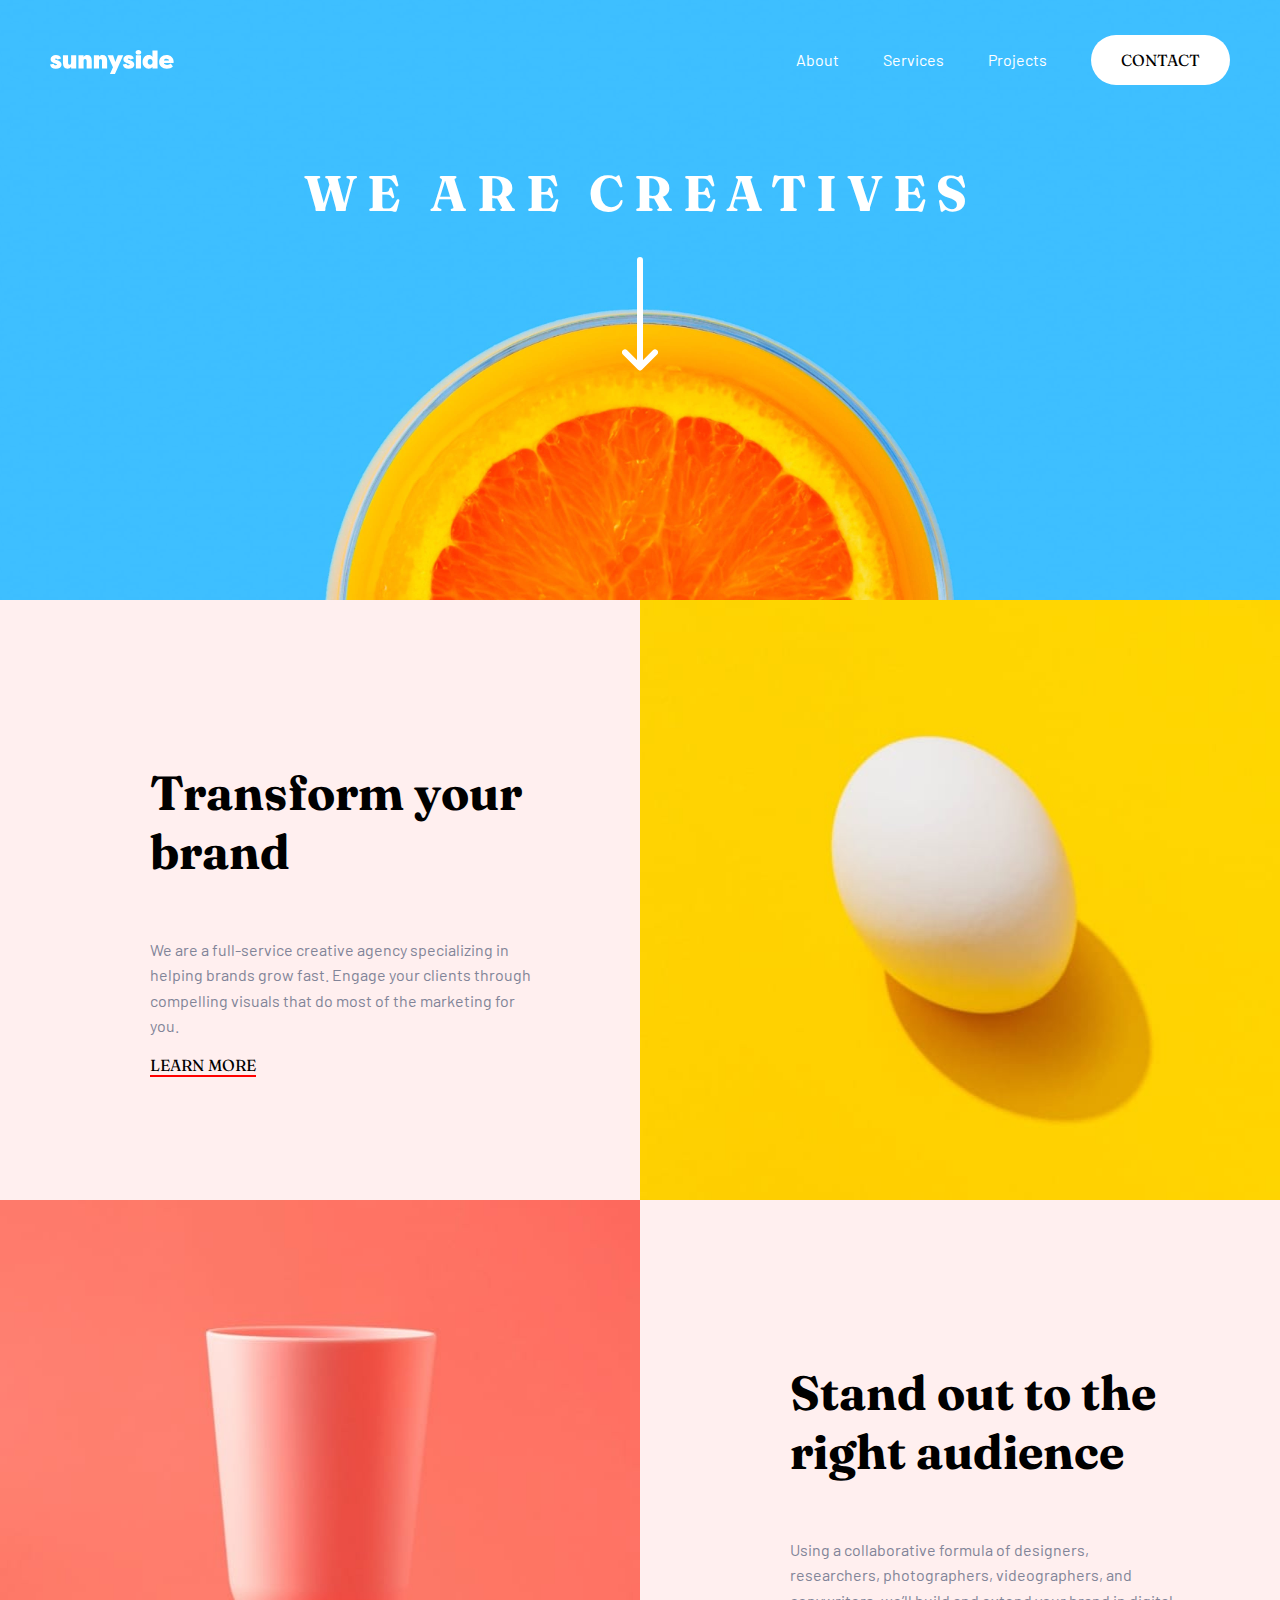
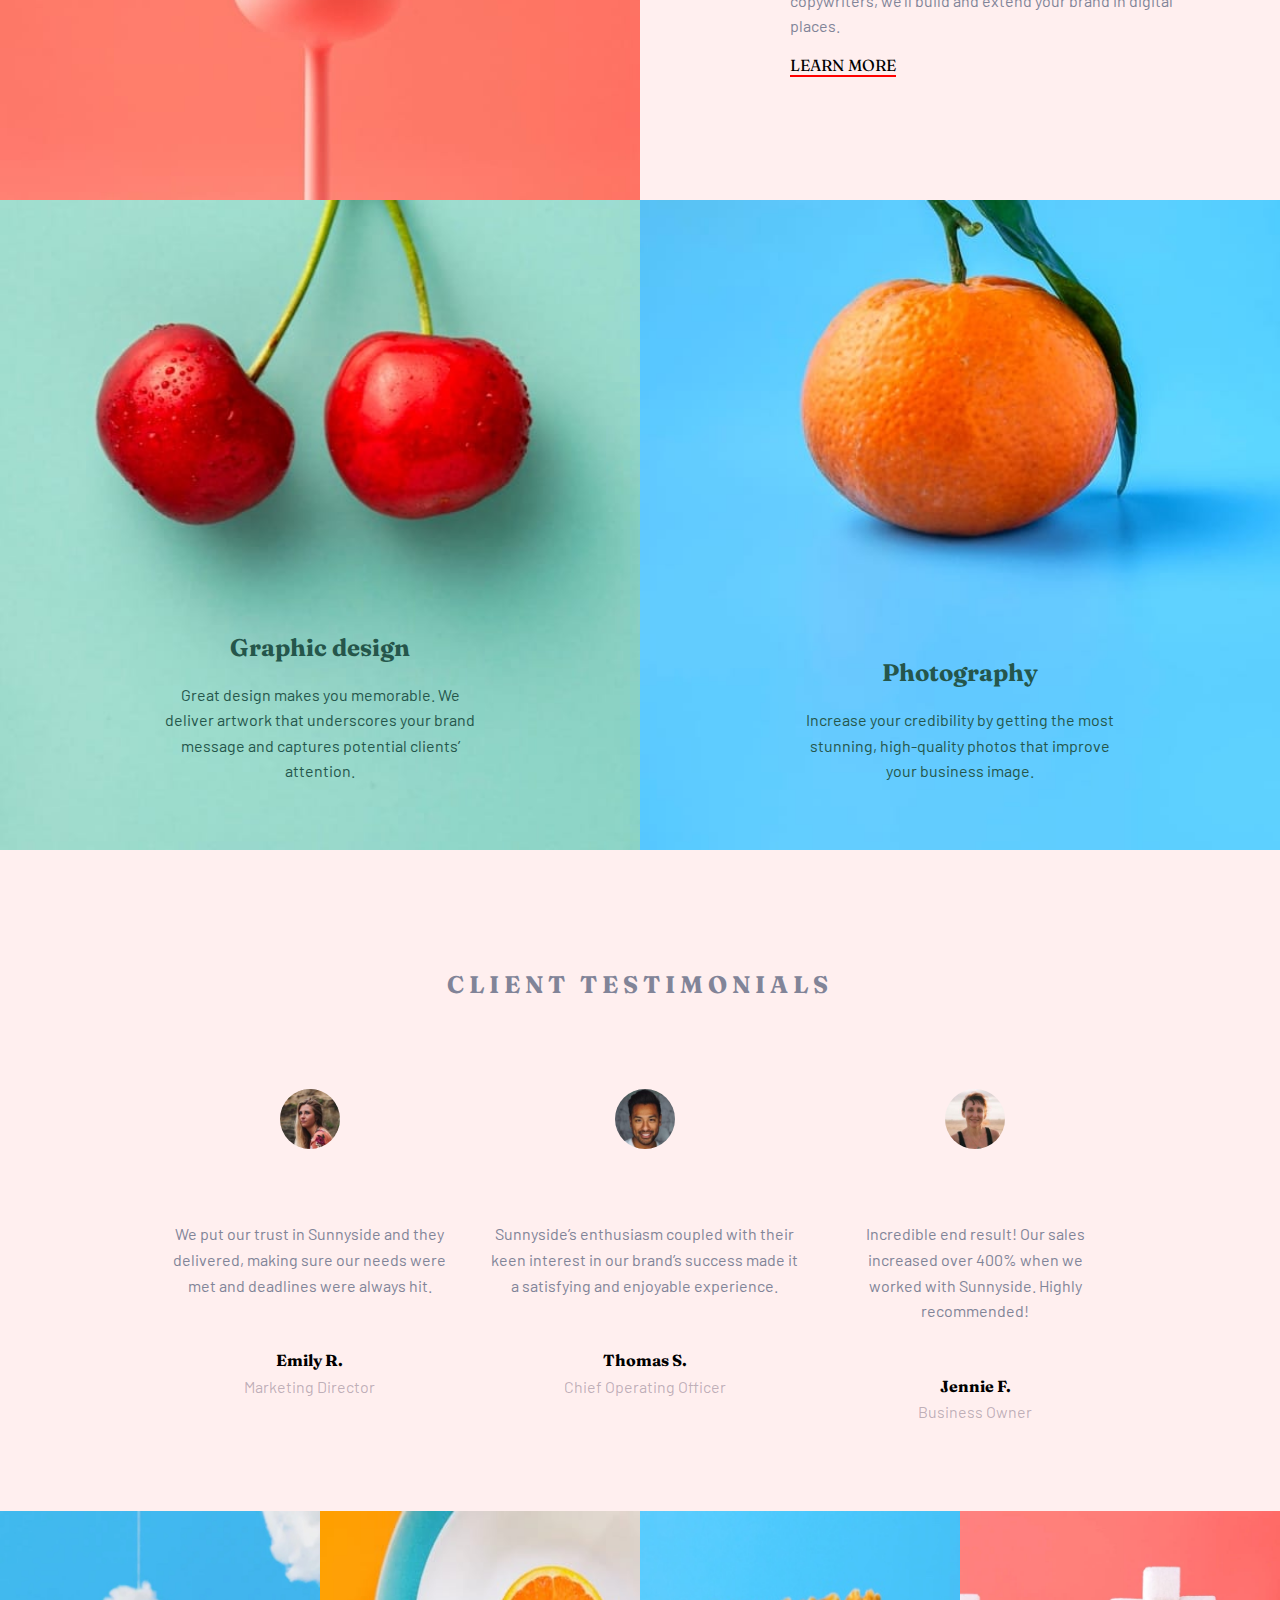
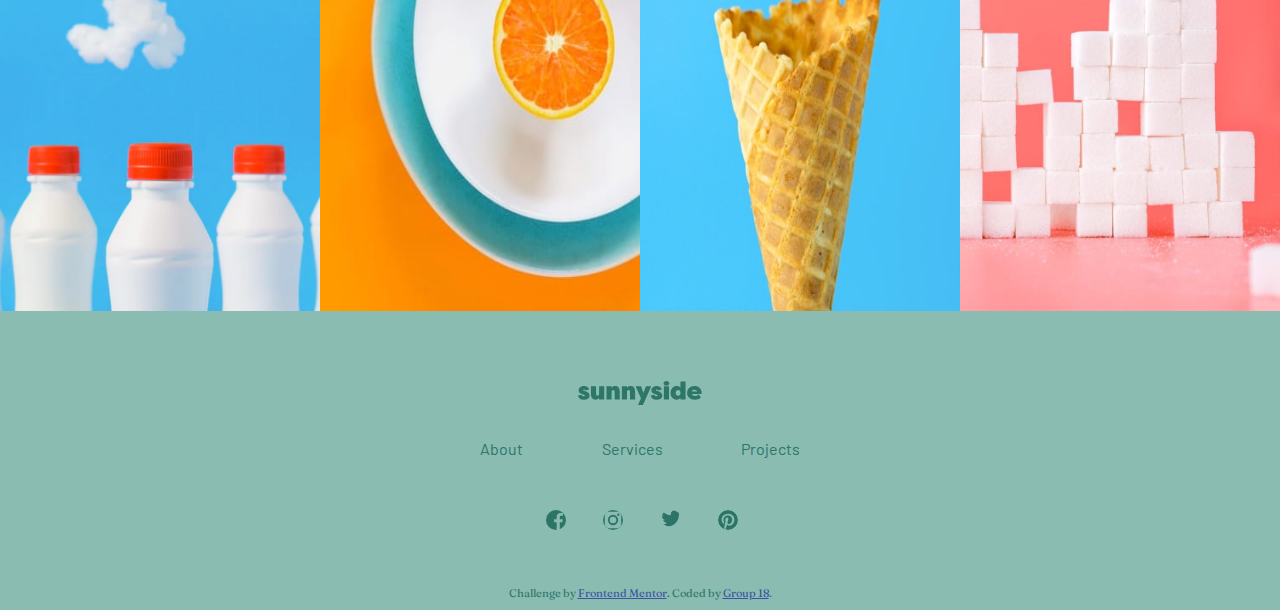
<file: index.html>
<!DOCTYPE html>
<html lang="en">

<head>
    <meta charset="UTF-8">
    <meta name="viewport" content="width=device-width, initial-scale=1.0">
    <!-- displays site properly based on user's device -->

    <link rel="icon" type="image/png" sizes="32x32" href="./images/favicon-32x32.png">
    <link rel="preconnect" href="https://fonts.googleapis.com">
    <link rel="preconnect" href="https://fonts.gstatic.com" crossorigin>
    <link href="https://fonts.googleapis.com/css2?family=Barlow:wght@500;600&family=Fraunces:wght@700;900&display=swap"
        rel="stylesheet">
    <link rel="stylesheet" href="style.css">
    <title>Frontend Mentor | Sunnyside agency landing page</title>
</head>

<body>
    <div>
        <header>
            <div class="navbar">
                <a href="#">
                    <img src="images/logo-light.svg" alt="logo">
                </a>
                <div class="nav-links">
                    <a href="#" class="link">About</a>
                    <a href="#" class="link">Services</a>
                    <a href="#" class="link">Projects</a>
                    <a href="#" class="link contact">Contact</a>
                </div>
            </div>
            <div class="creative">
                <h1>WE ARE CREATIVES</h1>
                <img src="images/icon-arrow-down.svg" alt="arrow down">
            </div>
        </header>

        <section class="advert">
            <div class="description">
                <h2>Transform your brand</h2>
                <p>We are a full-service creative agency specializing in helping brands grow fast.
                    Engage your clients through compelling visuals that do most of the marketing for you.</p>
                <a href="#">Learn more</a>
            </div>
            <img src="images/egg.jpg" alt="image showing egg">
        </section>
        <section class="advert">
            <img src="images/cup.jpg" alt="an image showing a cup">
            <div class="description">
                <h2>Stand out to the right audience</h2>
                <p>Using a collaborative formula of designers, researchers, photographers, videographers, and
                    copywriters, we’ll build
                    and extend your brand in digital places.</p>
                <a href="#">Learn more</a>
            </div>
        </section>

        <section class="demo">
            <div class="fields graphic">
                <div>
                    <h2>Graphic design</h2>
                    <p>Great design makes you memorable. We deliver artwork that underscores your brand message and
                        captures
                        potential clients’ attention.</p>
                </div>
            </div>
            <div class="fields photography">
                <div>
                    <h2>Photography</h2>
                    <p>Increase your credibility by getting the most stunning, high-quality photos that improve your
                        business
                        image.</p>
                </div>
            </div>
        </section>

        <section class="testimonials">
            <h2>CLIENT TESTIMONIALS</h2>
            <div class="flex">
                <div class="testimony">
                    <img src="images/image-emily.jpg" alt="">
                    <p>We put our trust in Sunnyside and they delivered, making sure our needs were met and deadlines
                        were always
                        hit.<br>
                        <span class="fraunces"><b>Emily R.</b></span><br>
                        <span class="barlow">Marketing Director</span>
                    </p>
                    </p>
                </div>
                <div class="testimony">
                    <img src="images/image-thomas.jpg" alt="">
                    <p>Sunnyside’s enthusiasm coupled with their keen interest in our brand’s success made it a
                        satisfying and
                        enjoyable experience.<br>
                        <span class="fraunces"><b>Thomas S.</b></span><br>
                        <span class="barlow">Chief Operating Officer</span>
                    </p>
                </div>
                <div class="testimony">
                    <img src="images/image-jennie.jpg" alt="">
                    <p>Incredible end result! Our sales increased over 400% when we worked with Sunnyside. Highly
                        recommended!<br>
                        <span class="fraunces"><b>Jennie F.</b></span><br>
                        <span class="barlow">Business Owner</span>
                    </p>
                </div>
            </div>

        </section>

        <div class="image-gallery">
            <img src="images/image-gallery-milkbottles.jpg" alt="">
            <img src="images/image-gallery-orange (1).jpg" alt="">
            <img src="images/image-gallery-cone (1).jpg" alt="">
            <img src="images/image-gallery-sugarcubes.jpg" alt="">
        </div>

        <footer>
            <a href="#" class="logo">
                <img src="images/logo-dark.svg" alt="logo">
            </a>
            <div class="nav-links">
                <a href="#" class="link">About</a>
                <a href="#" class="link">Services</a>
                <a href="#" class="link">Projects</a>
            </div>
            <div class="social">
                <a href="#">
                    <img src="images/icon-facebook.svg" alt="logo" class="fa fa-facebook">
                </a>
                <a href="#">
                    <img src="images/icon-instagram.svg" alt="logo" class="fa fa-instagram">
                </a>
                <a href="#">
                    <img src="images/icon-twitter.svg" alt="logo" class="fa fa-twitter">
                </a>
                <a href="#">
                    <img src="images/icon-pinterest.svg" alt="logo" class="fa fa-pinterest">
                </a>
            </div>
            <div class="attribution">
                Challenge by <a href="https://www.frontendmentor.io?ref=challenge" target="_blank">Frontend Mentor</a>.
                Coded by <a href="#">Group 18</a>.
            </div>
        </footer>
    </div>
</body>

</html>
</file>
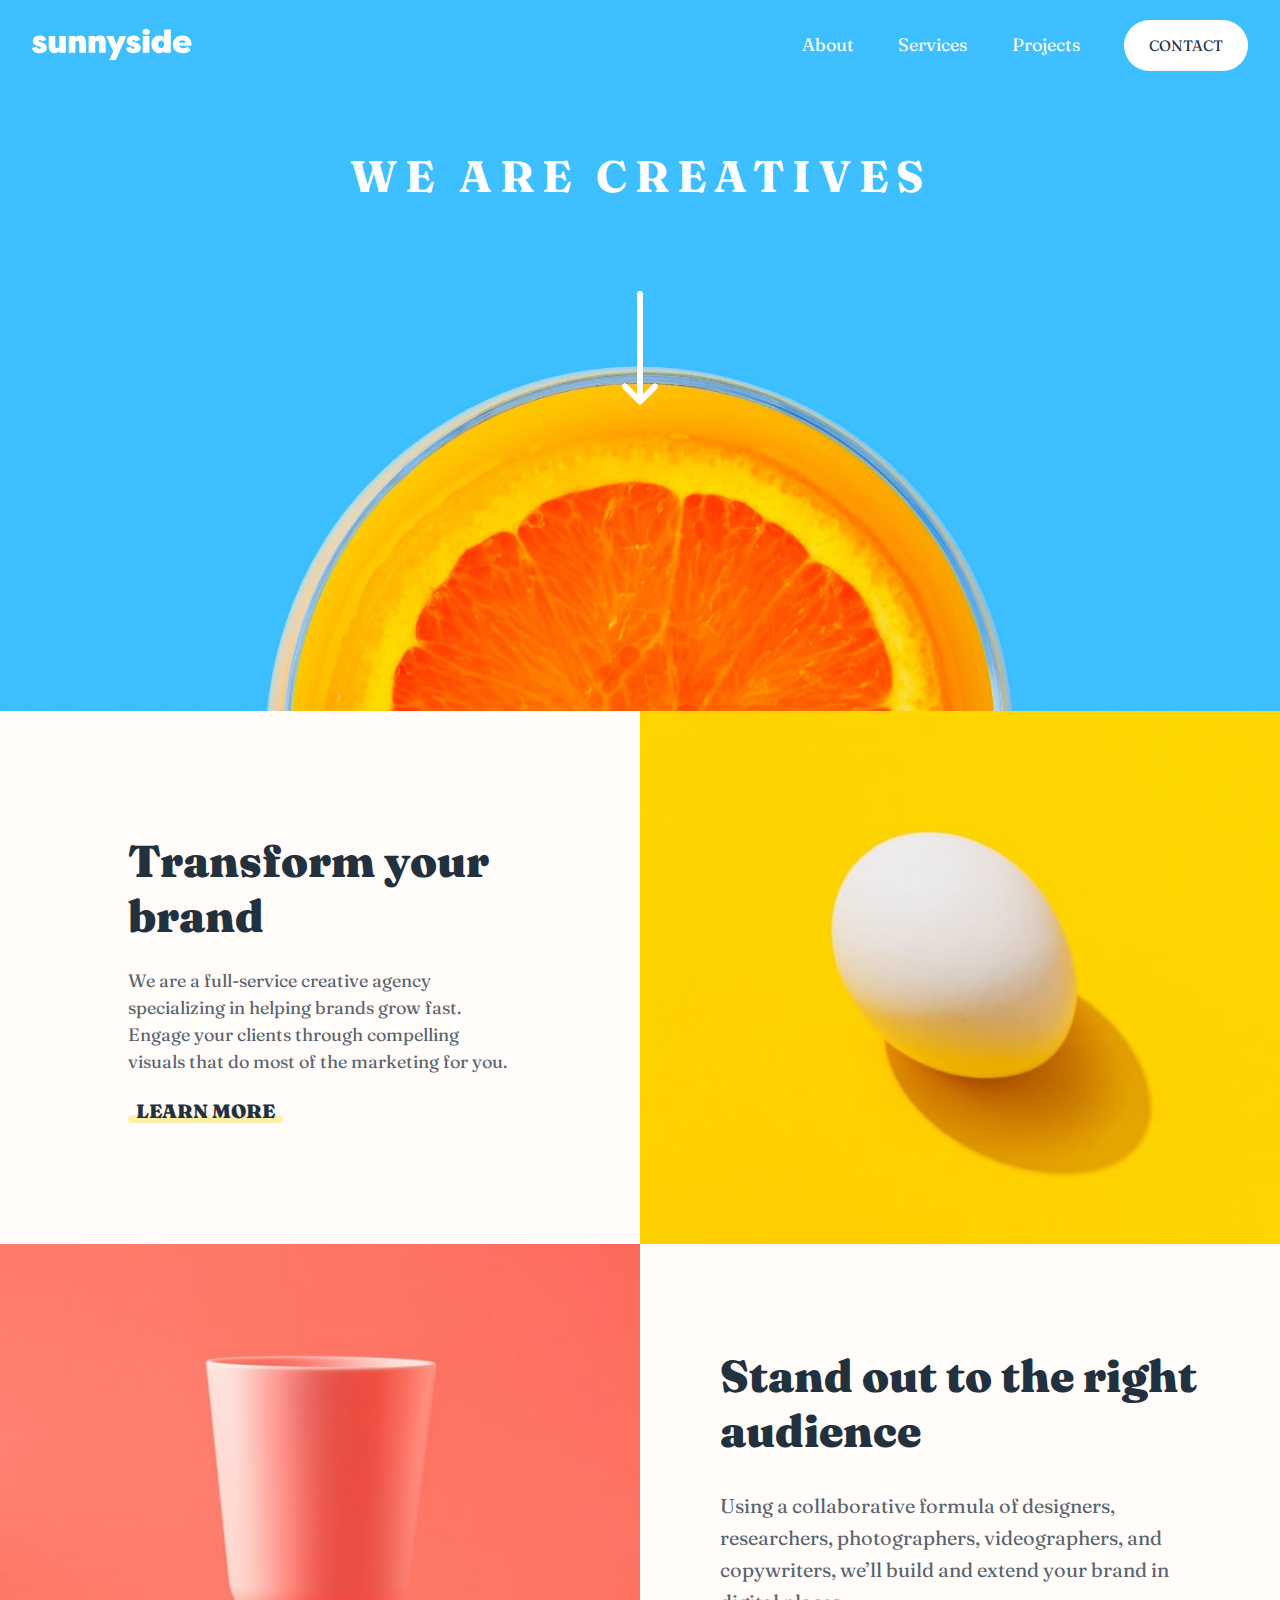
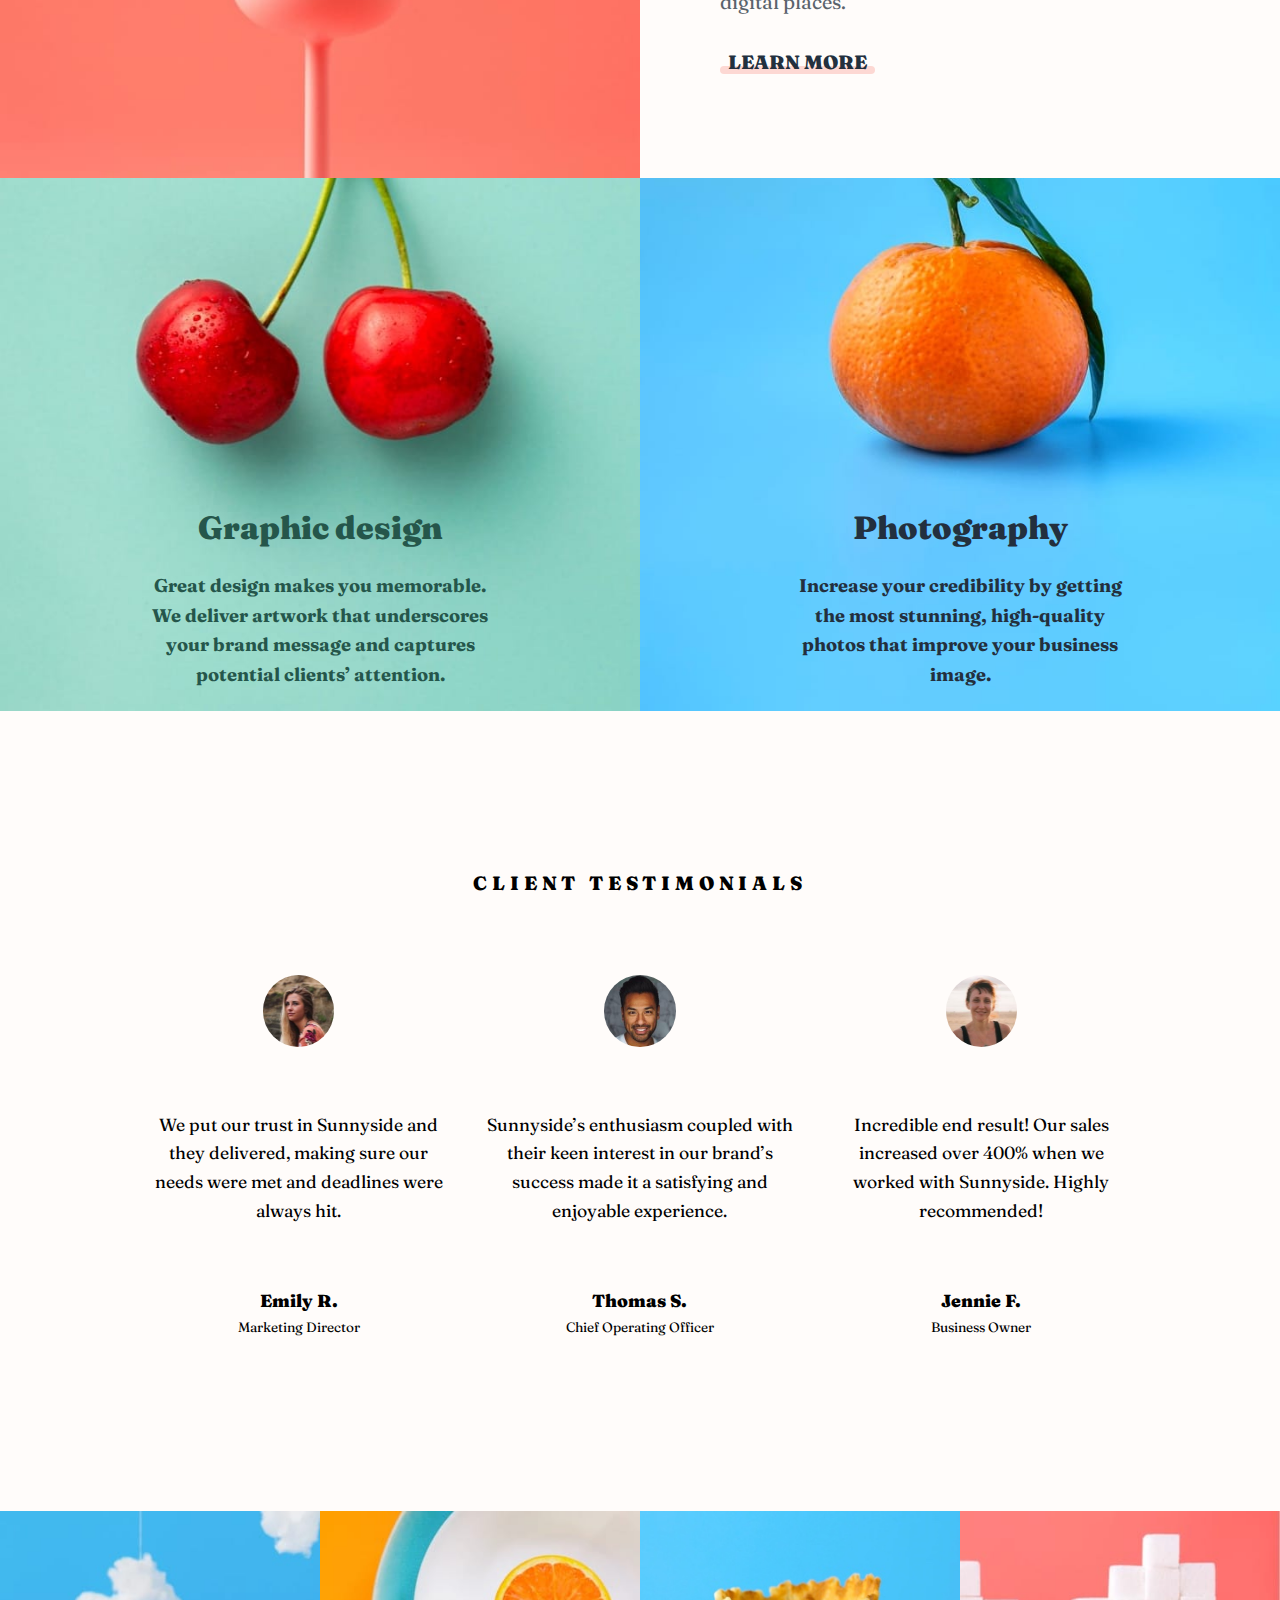
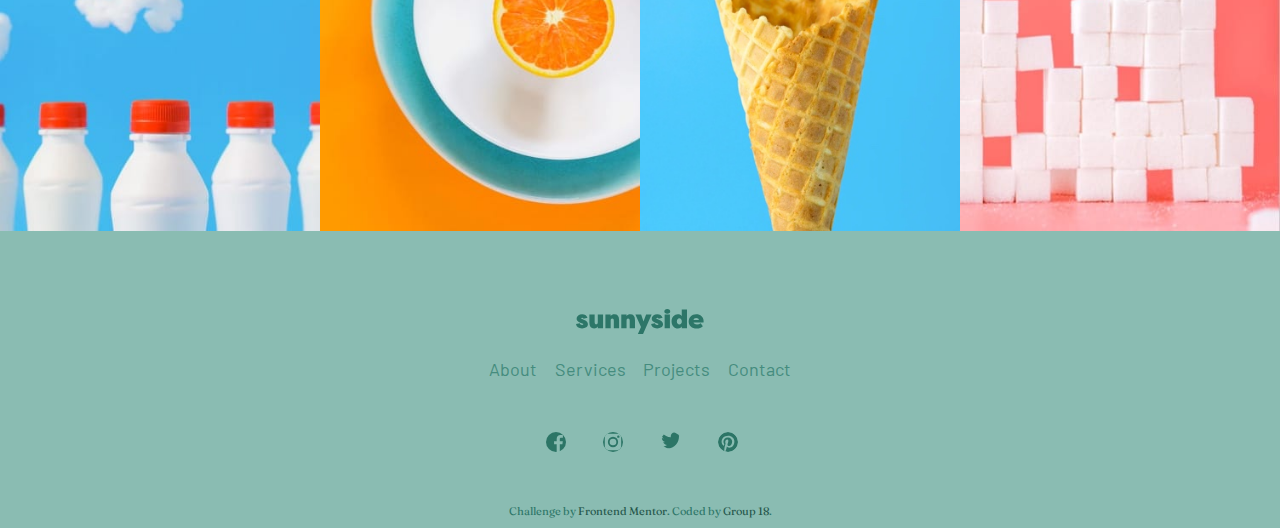
<file: Capstone-Project2/index.html>
<!DOCTYPE html>
<html lang="en">

<head>
    <meta charset="UTF-8">
    <meta name="viewport" content="width=device-width, initial-scale=1.0">
    <!-- displays site properly based on user's device -->

    <link rel="icon" type="image/png" sizes="32x32" href="./images/favicon-32x32.png">
    <link rel="preconnect" href="https://fonts.googleapis.com">
    <link rel="preconnect" href="https://fonts.gstatic.com" crossorigin>
    <link href="https://fonts.googleapis.com/css2?family=Barlow:wght@500;600&family=Fraunces:wght@700;900&display=swap"
        rel="stylesheet">
    <link rel="stylesheet" href="style.css">
    <title>Frontend Mentor | Sunnyside agency landing page</title>
</head>

<body>
    <div class="container">
        <header class="header">
            <!-- Navbar -->
        <header class="header">
            <nav class="nav">
             <img class="logo" src="images/logo-light.svg" alt="sunnyside">
              <div class="popup"></div>
              <ul class="nav-links">
                <li class="item"><a href="" class="nav-link">About</a></li>
                <li class="item"><a href="" class="nav-link">Services</a></li>
                <li class="item"><a href="" class="nav-link">Projects</a></li>
                <li class="item" id="contact-item"><a href="" class="nav-link" id="contact">Contact</a></li>
              </ul>
          
              <div class="toggle">
                <img class="burger" src="./images/icon-hamburger.svg" alt="">
                <img class="close-icon hide-navbar" src="images/icon-hamburger.svg" alt="">
              </div>
            </nav>
        
                <h1 class="header-text">We are creatives</h1>
                <img src="images/icon-arrow-down.svg" alt="" class="header-arrow">
                <img src="images/image-header-mobile.jpg" alt="" class="image-header-mobile">
                <img src="images/image-header.jpg" alt="" class="image-header-desktop">      
        </header>
        
        <!-- Adverts -->
        <section class="advert">
            <img src="images/egg.jpg" alt="" class="image-transform-desktop">
            <img src="images/image-transform.jpg" alt="" class="image-transform-mobile">
            <div class="info-transform">
                <h2 class="title-transform">Transform your brand</h2>
                <p class="paragraph-transform">We are a full-service creative agency specializing in helping brands grow fast.
                    Engage your clients through compelling visuals that do most of the marketing for you.</p>
                <a href="#" class="link-transform">Learn more</a>
            </div>
            
        </section>
        <section class="stand-out-section">
            <img src="images/cup.jpg" alt="" class="image-stand-out-desktop">
            <img src="images/image-stand-out.jpg" alt="" class="image-stand-out-mobile">
            <div class="stand-out-info">
                <h2 class="stand-out-title">Stand out to the right audience</h2>
                <p class="stand-out-paragraph">Using a collaborative formula of designers, researchers, photographers, videographers, and
                    copywriters, we’ll build
                    and extend your brand in digital places.</p>
                <a class="stand-out-link" href="#">Learn more</a>
            </div>
        </section>

        <section class="demo">
            <div class="fields-graphic">
                <img src="images/image-graphic-design.jpg" alt="" class="image-graphic-design-mobile">
                <img src="images/apples.jpg" alt="" class="image-graphic-design-desktop">
                <div class="graphic-design-info">
                    <h2 class="graphic-design-title">Graphic design</h2>
                    <p class="graphic-design-paragraph">Great design makes you memorable. We deliver artwork that underscores your brand message and
                        captures
                        potential clients’ attention.</p>
                </div>
            </div>
            <div class="fields-photography">
                <img src="images/image-photography.jpg" alt="" class="image-photography-mobile">
                <img src="images/orange.jpg" alt="" class="image-photography-desktop">
                <div class="photography-info">
                    <h2 class="photography-title">Photography</h2>
                    <p class="photography-paragraph">Increase your credibility by getting the most stunning, high-quality photos that improve your
                        business
                        image.</p>
                </div>
            </div>
        </section>

        <!-- Testimonials -->
        <section class="testimonials">
            <h2 class="testimonials-title">Client testimonials</h2>
            <div class="flex">
                <div class="testimony">
                    <img src="images/image-emily.jpg" alt="" class="client-image">
                    <p class="client-paragraph">We put our trust in Sunnyside and they delivered, making sure our needs were met and deadlines
                        were always
                        hit.</p>
                    <h3 class="client-name">Emily R.</h3>
                    <p class="client-occupation">Marketing Director</p>
                </div>

                <div class="testimony">
                    <img src="images/image-thomas.jpg" alt="" class="client-image">
                    <p class="client-paragraph">Sunnyside’s enthusiasm coupled with their keen interest in our brand’s success made it a satisfying and enjoyable experience.</p>
                    <h3 class="client-name"> Thomas S.</h3>
                    <p class="client-occupation">Chief Operating Officer</p>
                </div>

                <div class="testimony">
                    <img src="images/image-jennie.jpg" alt="" class="client-image">
                    <p class="client-paragraph">Incredible end result! Our sales increased over 400% when we worked with Sunnyside. Highly recommended!</p>
                    <h3 class="client-name"> Jennie F.</h3>
                    <p class="client-occupation">Business Owner</p>
                </div>
            </div>

        </section>
        <!-- Images Accessory-->

        <div class="image-gallery">
            <img src="images/image-gallery-milkbottles-mobile.jpg" alt="" class="image-accessory-desktop">
            <img src="images/image-gallery-orange (1).jpg" alt="" class="image-accessory-desktop">
            <img src="images/image-gallery-cone (1).jpg" alt="" class="image-accessory-desktop">
            <img src="images/image-gallery-sugar-cubes.jpg" alt="" class="image-accessory-desktop">

            <img src="images/image-gallery-milkbottles.jpg" alt="" class="image-accessory-mobile">
            <img src="images/image-gallery-orange.jpg" alt="" class="image-accessory-mobile">
            <img src="images/image-gallery-cone.jpg" alt="" class="image-accessory-mobile">
            <img src="images/image-gallery-sugarcubes.jpg" alt="" class="image-accessory-mobile">
        </div>

        <!-- Footer -->
        <footer>
            <img src="images/logo-dark.svg" alt="" class="footer-logo">
            <ul class="footer-links">
                <li class="footer-item"><a href="" class="footer-link">About</a></li>
                <li class="footer-item"><a href="" class="footer-link">Services</a></li>
                <li class="footer-item"><a href="" class="footer-link">Projects</a></li>
                <li class="footer-item"><a href="" class="footer-link">Contact</a></li>
            </ul>

            <div class="social">
                <a href="#">
                    <img src="images/icon-facebook.svg" alt="logo" class="fa fa-facebook">
                </a>
                <a href="#">
                    <img src="images/icon-instagram.svg" alt="logo" class="fa fa-instagram">
                </a>
                <a href="#">
                    <img src="images/icon-twitter.svg" alt="logo" class="fa fa-twitter">
                </a>
                <a href="#">
                    <img src="images/icon-pinterest.svg" alt="logo" class="fa fa-pinterest">
                </a>
            </div>

            <div class="attribution">
                Challenge by <a href="https://www.frontendmentor.io?ref=challenge" target="_blank">Frontend Mentor</a>.
                Coded by <a href="#">Group 18</a>.
            </div>
        </footer>
    </div>
    <script src="main.js"></script>
</body>

</html>
</file>
<file: style.css>
body {
    background-color: red;
    margin: 0;
    padding: 0;
    font-family: 'Barlow', sans-serif;
    font-family: 'Fraunces', serif;
}

/* HEADER STYLING BEGINS */
header {
    background-image: url("images/image-header.jpg");
    background-size: contain;
    background-position: center;
    color: hsl(0, 0%, 100%);
    height: 600px;
}

.navbar {
    display: flex;
    justify-content: space-between;
    padding: 50px;
}

header .link {
    color: hsl(0, 0%, 100%);
    text-decoration: none;
    font-family: 'Barlow', sans-serif;
    margin-left: 40px;
}

.link.contact {
    font-family: 'Fraunces', serif;
    text-transform: uppercase;
    color: hsl(0, 0%, 0%);
    background-color: hsl(0, 0%, 100%);
    padding: 15px 30px;
    border-radius: 50px;
}

.link.contact:hover {
    color: hsl(0, 0%, 100%);
    background-color: hsl(189, 50%, 58%);    
}

.creative {
    text-align: center;
}

.creative > h1 {
    font-size: 50px;
    letter-spacing: 10px;
}

/* .creative > img {
    margin-top: 70px;
} */
/* HEADER STYLING ENDS */


/* ADVERT STYLING BEGINS */
.advert > * {
    width: 50%;
}

.advert {
    display: flex;
    background-color: hsla(0, 0%, 100%, 0.938);
   /* background-color: hsla(49, 22%, 90%, 0.938);*/
}

.advert .description {
    display: flex;
    flex-direction: column;
    width: 50%;
    align-items: flex-start;
    justify-content: center;
    padding: 100px 100px 100px 150px;
    height: 400px;
}

.advert .description > h2 {
    font-size: 3rem;
}

.advert .description > p {
    font-family: 'Barlow', sans-serif;
    /* margin-top: 50px; */
    line-height: 1.6;
    color: hsl(232, 10%, 55%);
}

.advert .description > a {
    text-transform: uppercase;
    text-decoration: none;
    color: inherit;
    border-bottom: 2px solid red;
    /* box-shadow: -10px -5px rgb(253, 251, 251); */
}

.advert .description > a:hover {
    border-bottom: 2px solid blue;
}
/* ADVERT STYLING ENDS */


/* DEMO STYLING STARTS*/
.demo {
    display: flex;
}

.fields {
    background-size: cover;
    background-position: top center;
    padding-bottom: 50px;
    text-align: center;
    height: 600px;
    display: flex;
    align-items: flex-end;
    justify-content: center;
    width: 50%;
    color: hsl(167, 40%, 24%);
}

.fields.graphic {
    background-image: url("images/apples.jpg");
}

.fields.photography {
    background-image: url("images/orange.jpg");
}

.fields div {
    width: 50%;
}

.fields p {
    font-family: 'Barlow', sans-serif;
    line-height: 1.6;
}
/* DEMO STYLING ENDS*/



/* TESTIMONIALS STYLING BEGINS*/
.testimonials {
    padding-top: 100px;
    background-color: hsla(0, 0%, 100%, 0.938);
    /*background-color: hsla(49, 22%, 90%, 0.938);*/
    color: hsl(154, 66%, 10%);
}

.testimonials > h2 {
    text-align: center;
    font-family: 'Fraunces', serif;
    color: hsl(232, 10%, 55%);
    letter-spacing: 5px;
}

.testimonials .flex {
    display: flex;
    padding: 50px;
    margin: 0 100px;
}

.testimony {
    text-align: center;
    margin: 20px;
    font-family: 'Barlow', sans-serif;
    line-height: 1.6;
    color: hsl(232, 10%, 55%);
}

.testimony .fraunces {
    display: inline-block;
    margin-top: 50px;
    font-family: 'Fraunces', serif;
    color: hsl(0, 0%, 0%);
}

.testimony .barlow {
    color: hsla(281, 15%, 32%, 0.39);
}

.testimonials img {
    border-radius: 50%;
    margin-bottom: 50px;
    width: 60px;
    height: 60px;
}
/* TESTIMONIALS STYLING ENDS*/



/* IMAGE GALLERY STYLING BEGINS*/
.image-gallery {
    font-size: 0;
}

.image-gallery > img {
    width: 25%;
    height: 400px;
    margin: 0;
    padding: 0;
}
/* IMAGE GALLERY STYLING ENDS*/


/* FOOTER STYLING BEGINS */
footer {
    background-color: hsl(168, 27%, 64%);
    color: hsl(168, 45%, 32%);
    text-align: center;
    padding: 70px 0 10px 0;
}

footer .nav-links {
    margin: 30px auto;
    /* align-items: center; */
    display: flex;
    justify-content: space-between;
    width: 25%;
    font-family: 'Barlow', sans-serif;
}

footer .link {
    color: hsl(168, 45%, 32%);
    text-decoration: none;
}

footer .link:hover {
    color: hsl(0, 0%, 100%);
}

footer > .social {
    margin: 50px auto;
    display: flex;
    justify-content: space-between;
    width: 15%;
}
.social .fa{
    border-radius: 100%;
    padding: 10%;
    text-align: center;
    border: none;
}

.social .fa:hover{
    transform: translate(0, -10px);
    background-color: white;
    color: white;
}

/* footer > .social img:hover {
    
} */

.attribution {
    font-size: 11px;
    text-align: center;
}

.attribution a {
    color: hsl(228, 45%, 44%);
}

.attribution a:hover {
    color: hsl(0, 0%, 100%);
}
/* FOOTER STYLING ENDS */

.primary {
    color: hsl(7, 99%, 70%);
    color: hsl(51, 100%, 49%);
    color: hsl(167, 40%, 24%);
    color: hsl(198, 62%, 26%);
    color: hsl(168, 34%, 41%);
    color: #2C7566;
}

.neutral {
    color: hsl(212, 27%, 19%);
    color: hsl(213, 9%, 39%);
    color: hsl(232, 10%, 55%);
    color: hsl(210, 4%, 67%);
    color: hsl(0, 0%, 100%);
}


/* MOBILE VIEW */
@media (max-width: 375px) {
    body {
       
    }
}
</file>
<file: Capstone-Project2/style.css>
:root {
    /* Primary colors */
    --soft-red: hsl(7, 99%, 70%);
    --yellow:  hsl(51, 100%, 49%);
    --dark-desaturated-cyan: hsl(167, 40%, 24%);
    --dark-blue:  hsl(198, 62%, 26%);
    --dark-moderate-cyan: hsl(168, 34%, 41%);
 
    /* Neutral colors */
    --Very-dark-desaturated-blue: hsl(212, 27%, 19%);
    --Very-dark-grayish-blue: hsl(213, 9%, 39%);
    --Dark-grayish-blue: hsl(232, 10%, 55%);
    --Grayish-blue: hsl(210, 4%, 67%);
    --White: hsl(0, 0%, 100%);
 }

body {
    min-height: 578px;
    text-align: center;
    font-size: 18px;
    font-family: 'Barlow', sans-serif;
    font-family: 'Fraunces', serif;
    background-color: hsl(30, 100%, 99%);
}

* {
    margin: 0;
    padding: 0;
    box-sizing: border-box;
}

img {
    display: block;
}

a {
    text-decoration: none;
}

ul li {
    list-style-type: none;
  }
  

/* HEADER STYLING BEGINS */
.header {
    position: relative;
    height: 100%;
  }
  
  .nav {
    width: 88%;
    margin: 0 auto;
    display: flex;
    position: absolute;
    justify-content: space-between;
    left: 50%;
    top: 1.8rem;
    transform: translateX(-50%);
    z-index: 999;
  }
  
  
  .logo {
        color: var(--White);
        font-size: 15px;
  }
  
  .burger, .close-icon {
     cursor: pointer;
     margin: 0;
  }
  
  .toggle {
     padding: 0.25rem 0.75rem;
     font-size: 1.25rem;
     line-height: 1;
     background-color: transparent;
     border: 1px solid transparent;
     border-radius: 0.25rem;
     transition: box-shadow .15s ease-in-out;
  }
  
  .popup {
     border: 15px solid hsl(30, 100%, 99%);
     border-top: 15px solid transparent;
     border-left: 15px solid transparent;
     position: absolute;
     right: 0;
     top: 3rem;
  }
  
  .nav-links {
     width: 100%;
     position: absolute;
     top: 4.85rem;
     left: 50%;
     transform: translateX(-50%);
     background-color: hsl(30, 100%, 99%);
     padding: 50px;
  }
  
  .item {
     padding: 1.2rem 0;
  }
  
  .nav-link {
     color: var(--Dark-grayish-blue);
     margin-left: 40px;
  }
  
  .nav-link:hover {
     color: var(--dark-blue);
     transition: 0.15s;
  }
  
  #contact-item {
      margin-top: 8px;
      margin-bottom: 16px;
  }
  
  #contact {
      text-transform: uppercase;
      font-family: 'Fraunces', serif;
      font-size: 15px;
      color: var(--Very-dark-desaturated-blue);
      background-color: var(--yellow);
      padding: 16px 25px;
      border-radius: 32px;
  }
  
  #contact:hover {
     background-color: hsl(34, 100%, 50%);
     color: var(--White);
     transition: 0.15s;
  }
  
  .popup, .nav-links {
     display: none;
  }
  
  .show-navbar {
     display: block;
  }
  
  .hide-navbar {
     display: none;
  }
  
  .nav, .header-text, .header-arrow {
     position: absolute;
  }
  
  .header-text {
     width: 90%;
     margin: 0 auto;
     font-family: 'Fraunces' serif;
     font-size: 38px;
     font-weight: 700;
     letter-spacing: 8px;
     text-transform: uppercase;
     left: 50%;
     transform: translateX(-50%);
     top: 149px;
     color: var(--White);
  }
  
  .header-arrow {
     left: 50%;
     transform: translateX(-50%);
     top: 291px;
  }
  
  .image-header-mobile {
     width: 100%;
  }
  
  .image-header-desktop {
     display: none;
  }
  

 @media (min-width: 768px) {
    .popup {
       display: none;
    }

    .nav {
       width: 95%;
    }

    .nav-links {
       display: flex;
       align-items: center;
       justify-content: space-between;
       width: 58%;
       position: static;
       transform: translateX(0);
       background-color: transparent;
       padding: 0;
    }

    .nav-link {
       color: var(--White);
    }

    .item {
        padding: 0;
    }

    #contact {
       background-color: var(--White);
    }

    #contact:hover {
       color: var(--White);
       background-color: hsl(199, 100%, 75%);
       transition: 0.15s;
    }

    #contact-item {
       margin: 0;
    }

    .toggle {
       display: none;
    }

    .image-header-desktop {
       display: block;
       width: 100%;
    }

    .image-header-mobile {
       display: none;
    }

    .header-text {
       font-size: 44px;
    }
}

@media (min-width: 1000px) {
    .logo {
        width: 160px;
    }

    .nav-links {
       width: 40%;
    }
}

@media (min-width: 1440px) {
   .nav {
      padding-top: 11px;
   }

   .nav-links {
      width: 34%;
   }

   .header-text {
      font-size: 56px;
      padding-top: 48px;
      letter-spacing: 11px;
   }

   .header-arrow {
      padding-top: 67px;
   }
}
/* .creative > img {
    margin-top: 70px;
} */
/* HEADER STYLING ENDS */


/* ADVERT STYLING BEGINS */


.image-transform-mobile,
.image-stand-out-mobile,
.image-graphic-design-mobile,
.image-photography-mobile {
   width: 100%;
}

.image-transform-desktop,
.image-stand-out-desktop,
.image-graphic-design-desktop,
.image-photography-desktop {
   display: none;
}

.info-transform,
.stand-out-info {
   width: 88%;
   margin: 0 auto;
   padding: 64px 0;
}

.title-transform,
.link-transform,
.stand-out-title,
.stand-out-link {
   color: var(--Very-dark-desaturated-blue);
}

.link-transform,
.stand-out-link {
   position: relative;
   align-self: flex-start;
   padding: 0 8px;
}

.link-transform::after,
.stand-out-link::after {
    content: '';
    z-index: -1;
    width: 100%;
    height: 8px;
    position: absolute;
    left: 0;
    top: 68%;
    border-radius: 16px;
    transition: 0.15s;
}

.link-transform::after {
    background-color: hsl(51, 95%, 83%);
}

.link-transform:hover::after {
    background-color: var(--yellow);
}

.stand-out-link::after {
   background-color: hsl(7, 91%, 91%);
}

.stand-out-link:hover::after {
   background-color: var(--soft-red);
}

.title-transform,
.stand-out-title {
   font-family: 'Fraunces' serif;
   font-size: 27px;
   font-weight: 900;
}

.paragraph-transform,
.stand-out-paragraph {
   color: var(--Very-dark-grayish-blue);
   line-height: 27px;
   padding: 24px 0;
}

.link-transform,
.stand-out-link {
   text-transform: uppercase;
   font-family: 'Fraunces' serif;
   font-weight: 900;
   font-size: 15px;
}

.fields-graphic,
.fields-photography {
   position: relative;
}

.fields-graphic {
   color: var(--dark-desaturated-cyan);
}

.fields-photography {
   color: var(--Very-dark-desaturated-blue);
}

.graphic-design-info,
.photography-info {
   position: absolute;
   top: 67%;
   left: 50%;
   transform: translateX(-50%);
   width: 92%;
}

.graphic-design-title,
.photography-title {
   font-family: 'Fraunces' serif;
   font-size: 1.55em;
   font-weight: 900;
}

.graphic-design-paragraph,
.photography-paragraph {
   font-size: 0.9em;
   font-weight: 700;
   line-height: 1.6em;
   padding-top: 1.2rem;
}

@media (min-width: 480px) {
    .info-transform,
    .stand-out-info {
        padding: 5rem 0;
        max-width: 33rem;
    }
    .graphic-design-info,
    .photography-info {
        max-width: 36rem;
    }
   
    .graphic-design-paragraph,
    .photography-paragraph {
    font-size: 0.95em;
    }
   }
   
   /* Media Query*/
   @media (min-width: 768px) {
    .image-transform-mobile, 
    .image-stand-out-mobile,
    .image-graphic-design-mobile,
    .image-photography-mobile {
        display: none;
    }
   
    .image-transform-desktop,
    .image-stand-out-desktop,
    .image-graphic-design-desktop,
    .image-photography-desktop {
        display: block;
        width: 100%;
    }
   
    .advert,
    .stand-out-section,
    .demo {
        display: grid;
        grid-template-columns: repeat(2, 1fr);
        grid-auto-flow: dense;
    }
   
    .image-stand-out-desktop,
    .info-transform,
    .fields-graphic {
        grid-column: 1/2;
    }
   
    .image-transform-desktop,
    .stand-out-info,
    .fields-photography {
        grid-column: 2/3;
    }
   
    .info-transform,
    .stand-out-info {
        display: flex;
        flex-direction: column;
        justify-content: center;
        text-align: start;
        padding: 0;
        width: 75%;
        max-width: 24rem;
    }
   
    .title-transform,
    .stand-out-title {
        font-size: 1.8rem;
    }
   
    .transform-paragraph,
    .stand-out-paragraph {
        font-size: 0.95rem;
        padding: 1rem 0;
    }
   
    .link-transform,
    .stand-out-link {
        font-size: 0.85rem;
    }
   
    .graphic-design-info,
    .photography-info {
        top: 60%;
        width: 80%;
        max-width: 22.188rem;
    }
    
    .graphic-design-title,
    .photography-title {
        font-size: 1.5rem;
    }
   
    .graphic-design-paragraph,
    .photography-paragraph {
        font-size: 0.9rem;
        padding-top: 0.6rem;
    }
   }
   
   @media (min-width: 1024px) {
    .title-transform,
    .stand-out-title {
        font-size: 2.4rem;
    }
   
    .transform-paragraph,
    .stand-out-paragraph {
        font-size: 1.2rem;
        padding: 1rem 0;
        line-height: 2rem;
    }
   
    .link-transform,
    .stand-out-link {
        font-size: 1.1rem;
    }
   
    .graphic-design-info,
    .photography-info {
        top: 65%;
        width: 70%;
    }
   
    .graphic-design-title,
    .photography-title {
        font-size: 1.7rem;
    }
   
    .graphic-design-paragraph,
    .photography-paragraph {
        font-size: 1rem;
        padding-top: 1rem;
    }
   }
   
   @media (min-width: 1200px) {
    .transform-info,
    .stand-out-info {
        max-width: 32rem;
    }
   
    .title-transform,
    .stand-out-title {
        font-size: 2.8rem;
    }
   
    .transform-paragraph,
    .stand-out-paragraph {
        font-size: 1.25rem;
        padding: 2rem 0;
    }
   
    .link-transform,
    .stand-out-link {
        font-size: 1.2rem;
    }
   
    .graphic-design-info,
    .photography-info {
        top: 62%;
        width: 55%;
        max-width: 27.5rem;
    }
   
    .graphic-design-title,
    .photography-title {
        font-size: 2rem;
    }
   
    .graphic-design-paragraph,
    .photography-paragraph {
        font-size: 1.15rem;
        font-weight: 700;
        padding-top: 1.5rem;
    }
   }

/* ADVERT STYLING ENDS */


/* DEMO STYLING STARTS*/
/*.demo {
    display: flex;
}

.fields {
    background-size: cover;
    background-position: top center;
    padding-bottom: 50px;
    text-align: center;
    height: 600px;
    display: flex;
    align-items: flex-end;
    justify-content: center;
    width: 50%;
    color: hsl(167, 40%, 24%);
}



.fields div {
    width: 50%;
}

.fields p {
    font-family: 'Barlow', sans-serif;
    line-height: 1.6;
}*/
/* DEMO STYLING ENDS*/



/* TESTIMONIALS STYLING BEGINS*/
.testimonials {
    padding: 5rem 0;
   }
   
   .testimony {
    padding-top: 5rem;
   }
   
   .testimonials-title,
   .client-name {
    font-family: 'Fraunces', serif;
    font-weight: 900;
   }
   
   .testimonials-title,
   .client-occupation {
    color: var(--grayish-blue);
   }
   
   .testimonials-title {
    font-size: 1rem;
    text-transform: uppercase;
    letter-spacing: 0.3rem;
   }
   
   .client-image {
    border-radius: 50%;
    width: 4.475rem;
    margin: 0 auto;
   }
   
   .client-paragraph {
    font-size: 1.1rem;
    color: var(--very-dark-grayish-blue);
    line-height: 1.8rem;
    padding: 2rem 0;
    width: 87%;
    margin: 0 auto;
   }
   
   .client-name {
    color: var(--very-dark-desaturated-blue);
    font-size: 1.1rem;
    padding-bottom: 0.5rem;
   }
   
   .client-occupation {
    font-size: 0.85rem;
   }

   @media (min-width: 480px) {
    .flex {
        width: 75%;
        margin: 0 auto;
    }
   }
   
   @media (min-width: 768px) {
    .flex {
        display: flex;
        width: 95%;
        margin: 0 auto;
    }
   
    .client-paragraph {
        font-size: 0.9rem;
    }
   }
   
   @media (min-width: 1200px) {
    .testimonials {
        padding: 10rem 0;
        max-width: 90rem;
        margin: 0 auto;
    }
   
    .flex {
        display: flex;
        width: 80%;
        margin: 0 auto;
    }
   
    .testimony {
        flex: 1;
        padding-bottom: 1rem;
    }
   
    .testimonials-title {
        font-size: 1.2rem;
    }
   
    .client-paragraph {
        width: 90%;
        padding: 4rem 0;
        font-size: 1.1rem;
    }
   }
/* TESTIMONIALS STYLING ENDS*/



/* IMAGE GALLERY STYLING BEGINS*/
.image-gallery {
    display: grid;
    grid-template-rows: repeat(2, 1fr);
    grid-template-columns: repeat(2, 1fr);
}

.image-accessory-mobile,
.image-accessory-desktop {
 width: 100%;
}

.image-accessory-desktop {
    display: none;
   }

   @media (min-width: 768px) {
    .image-gallery {
        grid-template-columns: repeat(4, 1fr);
        grid-template-rows: none;
    }
    
    .image-accessory-mobile {
        display: none;
    }
   
    .image-accessory-desktop {
        display: block;
    }
   }
   

/*.image-gallery > img {
    width: 25%;
    height: 400px;
    margin: 0;
    padding: 0;
}*/
/* IMAGE GALLERY STYLING ENDS*/


/* FOOTER STYLING BEGINS */
footer {
    background-color: hsl(168, 27%, 64%);
    color: hsl(168, 45%, 32%);
    text-align: center;
    padding: 70px 0 10px 0;
}

.footer-logo {
    width: 8rem;
    margin: 0 auto;
    padding-top: 0.5rem;
    padding-bottom: 1.5rem;
   }

.footer-links {
    margin: 0 auto;
    /* align-items: center; */
    display: flex;
    justify-content: space-around;
    width: 20rem;
    font-family: 'Barlow', sans-serif;
    list-style-type: none;
}

.footer-link {
    color: var(--dark-moderate-cyan);
    text-decoration: none;
}

.footer-link:hover {
    color: var(--White);
    transition: 0.15s;
}

footer > .social {
    margin: 50px auto;
    display: flex;
    justify-content: space-between;
    width: 15%;
}
.social .fa{
    border-radius: 100%;
    padding: 10%;
    text-align: center;
    border: none;
}

.social .fa:hover{
    transform: translate(0, -10px);
    background-color: white;
    color: white;
}

/* footer > .social img:hover {
    
} */

.attribution {
    font-size: 11px;
    text-align: center;
}

.attribution a {
    color: var(--dark-desaturated-cyan);
}

.attribution a:hover {
    color: hsl(0, 0%, 100%);
    text-decoration: underline;
}
/* FOOTER STYLING ENDS */

/*.primary {
    color: hsl(7, 99%, 70%);
    color: hsl(51, 100%, 49%);
    color: hsl(167, 40%, 24%);
    color: hsl(198, 62%, 26%);
    color: hsl(168, 34%, 41%);
    color: #2C7566;
}

.neutral {
    color: hsl(212, 27%, 19%);
    color: hsl(213, 9%, 39%);
    color: hsl(232, 10%, 55%);
    color: hsl(210, 4%, 67%);
    color: hsl(0, 0%, 100%);
}*/
</file>
